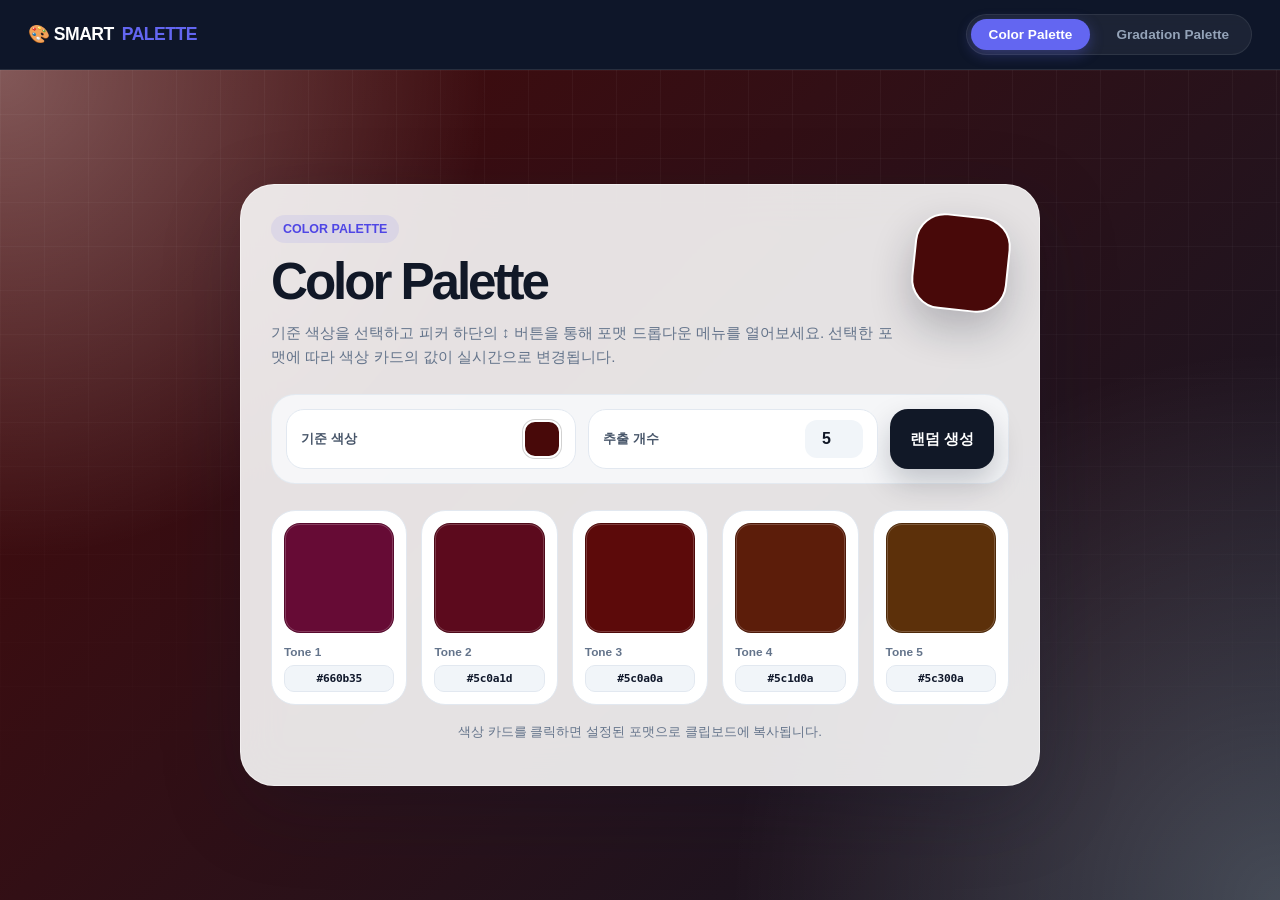
<file: index.html>
<!DOCTYPE html>
<html lang="ko">
<head>
    <meta charset="UTF-8" />
    <meta name="viewport" content="width=device-width, initial-scale=1.0" />
    <title>Smart Palette Hub</title>
    <link rel="stylesheet" href="css/main.css" />
</head>
<body>
    <header class="navbar">
        <div class="brand">🎨 SMART <span>PALETTE</span></div>
        <nav class="nav-links">
            <button type="button" class="nav-btn active" onclick="switchTab('color_palette.html', this)">
                Color Palette
            </button>
            <button type="button" class="nav-btn" onclick="switchTab('gradation_palette.html', this)">
                Gradation Palette
            </button>
        </nav>
    </header>

    <iframe id="mainFrame" class="content-frame" src="color_palette.html"></iframe>

    <script>
        function switchTab(page, element) {
            document.getElementById("mainFrame").src = page;
            document.querySelectorAll(".nav-btn").forEach(btn => btn.classList.remove("active"));
            element.classList.add("active");
        }
    </script>
</body>
</html>
</file>
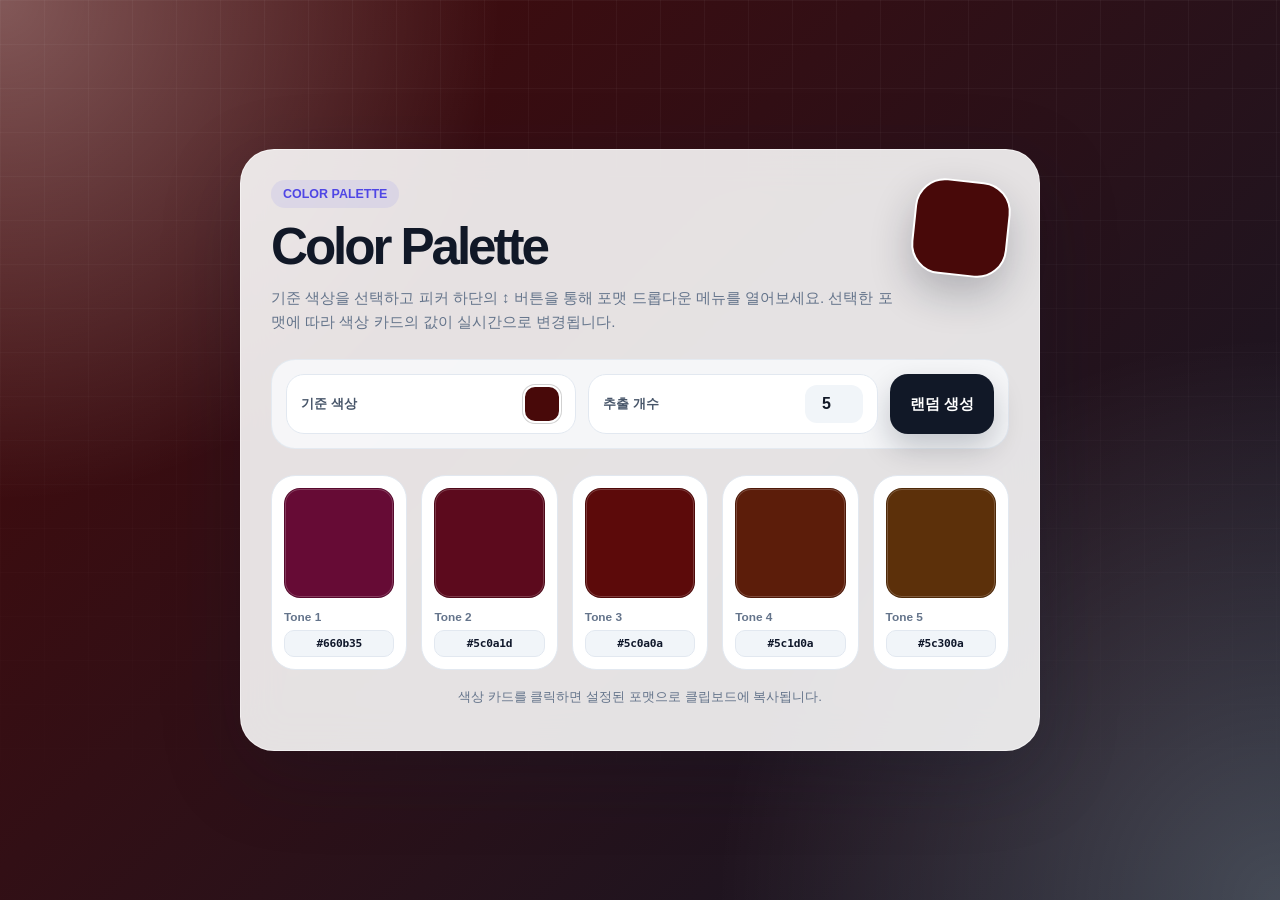
<file: color_palette.html>
<!DOCTYPE html>
<html lang="ko">
<head>
    <meta charset="UTF-8" />
    <meta name="viewport" content="width=device-width, initial-scale=1.0" />
    <title>Smart Color Palette Generator</title>
    <link rel="stylesheet" href="css/color_palette.css" />
</head>

<body>
    <main class="container">
        <section class="header">
            <div>
                <div class="eyebrow">COLOR PALETTE</div>
                <h1>Color Palette</h1>
                <p class="description">
                    기준 색상을 선택하고 피커 하단의 ↕ 버튼을 통해 포맷 드롭다운 메뉴를 열어보세요.
                    선택한 포맷에 따라 색상 카드의 값이 실시간으로 변경됩니다.
                </p>
            </div>

            <div class="preview-orb" id="previewOrb"></div>
        </section>

        <section class="controls">
            <div class="input-group">
                <label>기준 색상</label>
                <div class="color-picker-trigger" id="pickerTrigger"></div>
                
                <div class="dev-picker-popover" id="pickerPopover">
                    <div class="spectrum-box" id="spectrumBox">
                        <div class="spectrum-cursor" id="spectrumCursor"></div>
                    </div>
                    
                    <div class="sliders-row">
                        <div class="current-color-circle" id="currentColorCircle"></div>
                        <div class="sliders-column">
                            <input type="range" min="0" max="360" value="0" class="picker-slider hue-slider" id="hueSlider" />
                            <input type="range" min="0" max="1" step="0.01" value="1" class="picker-slider alpha-slider" id="alphaSlider" />
                        </div>
                    </div>

                    <div class="format-control-wrapper">
                        <div class="format-controller-box">
                            <input type="text" class="format-value-input" id="formatValueInput" />
                            <button type="button" class="format-switch-btn" id="formatSwitchBtn" title="포맷 선택 메뉴 열기">↕</button>
                        </div>
                        <div class="format-label-sub" id="formatLabelSub">HEX</div>

                        <div class="format-dropdown-menu" id="formatDropdownMenu">
                            <div class="format-option-item selected" data-format="HEX">HEX</div>
                            <div class="format-option-item" data-format="RGB">RGB</div>
                            <div class="format-option-item" data-format="HSL">HSL</div>
                            <div class="format-option-item" data-format="HWB">HWB</div>
                            <div class="format-option-item" data-format="LCH">LCH</div>
                            <div class="format-option-item" data-format="OKLCH">OKLCH</div>
                        </div>
                    </div>
                </div>
            </div>

            <div class="input-group">
                <label for="colorCount">추출 개수</label>
                <input type="number" id="colorCount" value="5" min="1" max="10" />
            </div>

            <button type="button" onclick="randomizeAndGenerate()">
                랜덤 생성
            </button>
        </section>

        <section class="palette" id="palette"></section>

        <p class="hint">색상 카드를 클릭하면 설정된 포맷으로 클립보드에 복사됩니다.</p>
    </main>

    <div id="toast">복사되었습니다 🎉</div>

    <script>
        let currentFormat = "HEX";

        let currentH = 0;
        let currentS = 77;
        let currentL = 16;
        let currentA = 1;

        const pickerTrigger = document.getElementById("pickerTrigger");
        const pickerPopover = document.getElementById("pickerPopover");
        const spectrumBox = document.getElementById("spectrumBox");
        const spectrumCursor = document.getElementById("spectrumCursor");
        const currentColorCircle = document.getElementById("currentColorCircle");
        const hueSlider = document.getElementById("hueSlider");
        const alphaSlider = document.getElementById("alphaSlider");
        const formatValueInput = document.getElementById("formatValueInput");
        const formatSwitchBtn = document.getElementById("formatSwitchBtn");
        const formatDropdownMenu = document.getElementById("formatDropdownMenu");
        const formatLabelSub = document.getElementById("formatLabelSub");
        const colorCountInput = document.getElementById("colorCount");
        const paletteContainer = document.getElementById("palette");
        const previewOrb = document.getElementById("previewOrb");

        pickerTrigger.addEventListener("click", (e) => {
            e.stopPropagation();
            pickerPopover.classList.toggle("active");
            formatDropdownMenu.classList.remove("active");
        });

        document.addEventListener("click", (e) => {
            if (!pickerPopover.contains(e.target) && e.target !== pickerTrigger) {
                pickerPopover.classList.remove("active");
                formatDropdownMenu.classList.remove("active");
            }
        });

        formatSwitchBtn.addEventListener("click", (e) => {
            e.stopPropagation();
            formatDropdownMenu.classList.toggle("active");
        });

        document.querySelectorAll(".format-option-item").forEach(item => {
            item.addEventListener("click", (e) => {
                e.stopPropagation();
                currentFormat = item.getAttribute("data-format");
                
                document.querySelectorAll(".format-option-item").forEach(opt => opt.classList.remove("selected"));
                item.classList.add("selected");

                formatDropdownMenu.classList.remove("active");
                generatePalette();
            });
        });

        let isDraggingSpectrum = false;

        function updateSpectrumFromMouse(e) {
            const rect = spectrumBox.getBoundingClientRect();
            let x = Math.max(0, Math.min(rect.width, e.clientX - rect.left));
            let y = Math.max(0, Math.min(rect.height, e.clientY - rect.top));

            let s = Math.round((x / rect.width) * 100);
            const v = 100 - (y / rect.height) * 100;

            const l = (2 - s / 100) * (v / 100) / 2;
            if (l !== 0) {
                if (l === 1) {
                    s = 0;
                } else if (l < 0.5) {
                    s = (s / 100 * v / 100) / (l * 2) * 100;
                } else {
                    s = (s / 100 * v / 100) / (2 - l * 2) * 100;
                }
            }
            currentS = Math.round(s);
            currentL = Math.round(l * 100);

            spectrumCursor.style.left = `${x}px`;
            spectrumCursor.style.top = `${y}px`;

            generatePalette();
        }

        spectrumBox.addEventListener("mousedown", (e) => {
            isDraggingSpectrum = true;
            updateSpectrumFromMouse(e);
        });

        window.addEventListener("mousemove", (e) => {
            if (isDraggingSpectrum) updateSpectrumFromMouse(e);
        });

        window.addEventListener("mouseup", () => {
            isDraggingSpectrum = false;
        });

        hueSlider.addEventListener("input", (e) => {
            currentH = parseFloat(e.target.value);
            spectrumBox.style.backgroundColor = `hsl(${currentH}, 100%, 50%)`;
            generatePalette();
        });

        alphaSlider.addEventListener("input", (e) => {
            currentA = parseFloat(e.target.value);
            generatePalette();
        });

        colorCountInput.addEventListener("input", generatePalette);

        function hslToRgb(h, s, l) {
            s /= 100;
            l /= 100;
            const c = (1 - Math.abs(2 * l - 1)) * s;
            const x = c * (1 - Math.abs((h / 60) % 2 - 1));
            const m = l - c / 2;
            let r = 0, g = 0, b = 0;

            if (0 <= h && h < 60) { r = c; g = x; b = 0; }
            else if (60 <= h && h < 120) { r = x; g = c; b = 0; }
            else if (120 <= h && h < 180) { r = 0; g = c; b = x; }
            else if (180 <= h && h < 240) { r = 0; g = x; b = c; }
            else if (240 <= h && h < 300) { r = x; g = 0; b = c; }
            else if (300 <= h && h < 360) { r = c; g = 0; b = x; }

            return {
                r: Math.round((r + m) * 255),
                g: Math.round((g + m) * 255),
                b: Math.round((b + m) * 255)
            };
        }

        function rgbToHex(r, g, b) {
            return "#" + [r, g, b].map(x => x.toString(16).padStart(2, "0")).join("");
        }

        function formatColorString(h, s, l, a, formatName) {
            const { r, g, b } = hslToRgb(h, s, l);

            switch (formatName) {
                case "RGB":
                    return a < 1 ? `rgba(${r}, ${g}, ${b}, ${a})` : `rgb(${r}, ${g}, ${b})`;
                case "HSL":
                    return a < 1 
                        ? `hsla(${Math.round(h)}, ${Math.round(s)}%, ${Math.round(l)}%, ${a})` 
                        : `hsl(${Math.round(h)}, ${Math.round(s)}%, ${Math.round(l)}%)`;
                case "HWB":
                    const w = Math.round((1 - s / 100) * (l / 100) * 100);
                    const bk = Math.round((1 - l / 100) * 100);
                    return `hwb(${Math.round(h)}deg ${w}% ${bk}%)`;
                case "LCH":
                    return `lch(${Math.round(l)}% ${Math.round(s * 0.8)} ${Math.round(h)})`;
                case "OKLCH":
                    return `oklch(${(l / 100).toFixed(2)} ${(s / 250).toFixed(2)} ${Math.round(h)})`;
                case "HEX":
                default:
                    return rgbToHex(r, g, b);
            }
        }

        function randomizeAndGenerate() {
            currentH = Math.floor(Math.random() * 360);
            currentS = Math.floor(Math.random() * 50) + 40;
            currentL = Math.floor(Math.random() * 50) + 30;
            currentA = 1;

            hueSlider.value = currentH;
            alphaSlider.value = currentA;
            spectrumBox.style.backgroundColor = `hsl(${currentH}, 100%, 50%)`;

            generatePalette();
        }

        function generatePalette() {
            const count = Math.min(Math.max(Number(colorCountInput.value || 1), 1), 10);

            paletteContainer.innerHTML = "";

            const baseRgb = hslToRgb(currentH, currentS, currentL);
            const baseCssColor = `rgba(${baseRgb.r}, ${baseRgb.g}, ${baseRgb.b}, ${currentA})`;

            formatValueInput.value = formatColorString(currentH, currentS, currentL, currentA, currentFormat);
            formatLabelSub.textContent = currentFormat;

            document.documentElement.style.setProperty("--bg-color", baseCssColor);
            previewOrb.style.background = baseCssColor;
            pickerTrigger.style.background = baseCssColor;
            currentColorCircle.style.background = baseCssColor;

            alphaSlider.style.background = `linear-gradient(to right, transparent, rgb(${baseRgb.r}, ${baseRgb.g}, ${baseRgb.b}))`;

            for (let i = 0; i < count; i++) {
                const center = (count - 1) / 2;
                const hueShift = (i - center) * 14;
                const lightShift = (center - i) * 3;

                const nextHue = (currentH + hueShift + 360) % 360;
                const nextSaturation = Math.min(Math.max(currentS + 4, 30), 95);
                const nextLightness = Math.min(Math.max(currentL + lightShift, 20), 85);

                const formattedString = formatColorString(nextHue, nextSaturation, nextLightness, currentA, currentFormat);
                const { r, g, b } = hslToRgb(nextHue, nextSaturation, nextLightness);
                const swatchBg = `rgba(${r}, ${g}, ${b}, ${currentA})`;

                const card = document.createElement("div");
                card.className = "color-card";

                card.innerHTML = `
                    <div class="swatch" style="background: ${swatchBg};"></div>
                    <div class="color-info">
                        <span class="tone-name">Tone ${i + 1}</span>
                        <span class="hex-label">${formattedString}</span>
                    </div>
                `;

                card.addEventListener("click", () => copyToClipboard(formattedString));
                paletteContainer.appendChild(card);
            }
        }

        function copyToClipboard(value) {
            navigator.clipboard.writeText(value).then(() => {
                const toast = document.getElementById("toast");
                toast.textContent = `${value} 복사되었습니다 🎉`;
                toast.classList.add("show");

                setTimeout(() => {
                    toast.classList.remove("show");
                }, 1800);
            });
        }

        spectrumBox.style.backgroundColor = `hsl(${currentH}, 100%, 50%)`;
        generatePalette();
    </script>
</body>
</html>
</file>
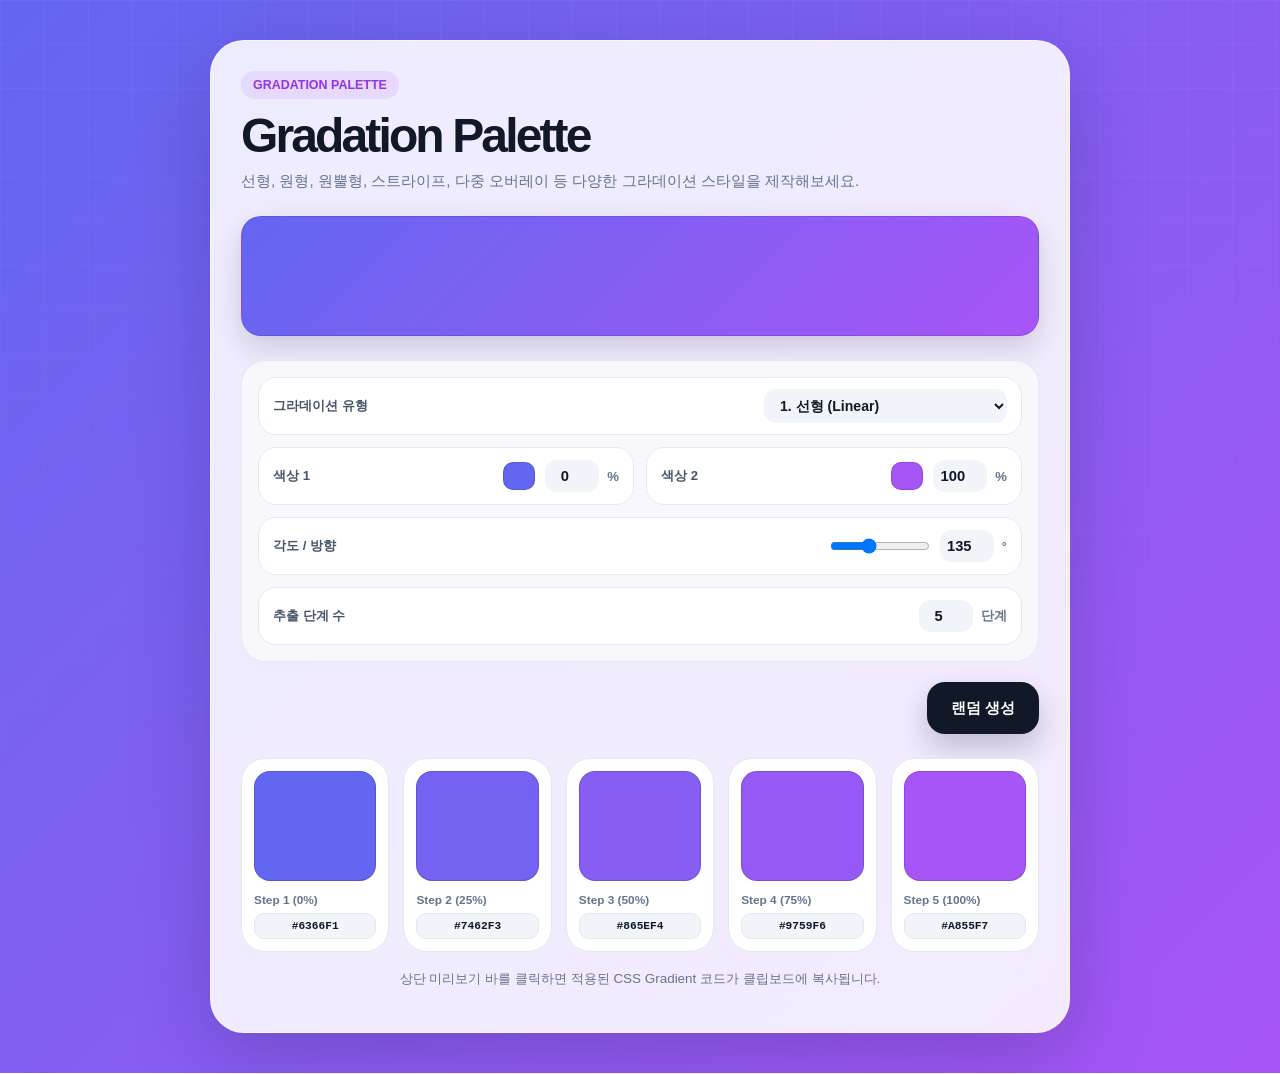
<file: gradation_palette.html>
<!DOCTYPE html>
<html lang="ko">
<head>
    <meta charset="UTF-8" />
    <meta name="viewport" content="width=device-width, initial-scale=1.0" />
    <title>Smart Gradation Palette Generator</title>
    <link rel="stylesheet" href="css/gradation_palette.css" />
</head>

<body>
    <main class="container">
        <section class="header">
            <div class="eyebrow">GRADATION PALETTE</div>
            <h1>Gradation Palette</h1>
            <p class="description">
                선형, 원형, 원뿔형, 스트라이프, 다중 오버레이 등 다양한 그라데이션 스타일을 제작해보세요.
            </p>
        </section>

        <!-- 전체 그라데이션 미리보기 바 -->
        <div class="main-gradient-preview" id="mainGradientPreview" title="CSS Gradient 코드 복사"></div>

        <section class="controls-grid">
            <!-- 그라데이션 모드 선택 -->
            <div class="input-group full-width">
                <label for="gradientType">그라데이션 유형</label>
                <select id="gradientType">
                    <option value="linear">1. 선형 (Linear)</option>
                    <option value="radial">2. 원형 (Radial)</option>
                    <option value="conic">3. 원뿔형 (Conic)</option>
                    <option value="repeating">4. 반복 스트라이프 (Repeating)</option>
                    <option value="overlay">5. 다중 오버레이 (Overlay)</option>
                </select>
            </div>

            <!-- 색상 1 / 색상 2 -->
            <div class="input-group">
                <label for="color1">색상 1</label>
                <div class="input-controls-inline">
                    <input type="color" id="color1" value="#6366f1" />
                    <input type="number" id="pos1" value="0" min="0" max="100" />
                    <span class="unit-label">%</span>
                </div>
            </div>

            <div class="input-group">
                <label for="color2">색상 2</label>
                <div class="input-controls-inline">
                    <input type="color" id="color2" value="#a855f7" />
                    <input type="number" id="pos2" value="100" min="0" max="100" />
                    <span class="unit-label">%</span>
                </div>
            </div>

            <!-- 동적 옵션: 선형 각도 설정 -->
            <div class="input-group full-width" id="linearOpt">
                <label for="angleInput">각도 / 방향</label>
                <div class="input-controls-inline">
                    <input type="range" id="angleSlider" min="0" max="360" value="135" />
                    <input type="number" id="angleInput" value="135" min="0" max="360" />
                    <span class="unit-label">°</span>
                </div>
            </div>

            <!-- 동적 옵션: 원형 옵션 (형태 / 위치) -->
            <div class="input-group full-width" id="radialOpt" style="display: none;">
                <label>원형 형태 및 위치</label>
                <div class="input-controls-inline">
                    <select id="radialShape">
                        <option value="circle">정원 (Circle)</option>
                        <option value="ellipse">타원 (Ellipse)</option>
                    </select>
                    <select id="radialPosition">
                        <option value="center">중앙 (Center)</option>
                        <option value="top left">좌측 상단 (Top Left)</option>
                        <option value="bottom right">우측 하단 (Bottom Right)</option>
                    </select>
                </div>
            </div>

            <!-- 동적 옵션: 원뿔 회전 각도 -->
            <div class="input-group full-width" id="conicOpt" style="display: none;">
                <label for="conicAngle">시작 각도</label>
                <div class="input-controls-inline">
                    <input type="range" id="conicSlider" min="0" max="360" value="45" />
                    <input type="number" id="conicAngle" value="45" min="0" max="360" />
                    <span class="unit-label">°</span>
                </div>
            </div>

            <!-- 동적 옵션: 스트라이프 폭 -->
            <div class="input-group full-width" id="repeatingOpt" style="display: none;">
                <label for="stripeWidth">줄무늬 너비</label>
                <div class="input-controls-inline">
                    <input type="number" id="stripeWidth" value="20" min="5" max="100" />
                    <span class="unit-label">px</span>
                </div>
            </div>

            <!-- 동적 옵션: 다중 오버레이 배경색 -->
            <div class="input-group full-width" id="overlayOpt" style="display: none;">
                <label for="overlayBg">바탕 베이스 색상</label>
                <div class="input-controls-inline">
                    <input type="color" id="overlayBg" value="#0f172a" />
                </div>
            </div>

            <!-- 팔레트 추출 개수 -->
            <div class="input-group full-width">
                <label for="stepCount">추출 단계 수</label>
                <div class="input-controls-inline">
                    <input type="number" id="stepCount" value="5" min="2" max="10" />
                    <span class="unit-label">단계</span>
                </div>
            </div>
        </section>

        <div class="action-row">
            <button type="button" class="btn-generate" onclick="randomizeGradation()">
                랜덤 생성
            </button>
        </div>

        <section class="palette" id="palette"></section>

        <p class="hint">상단 미리보기 바를 클릭하면 적용된 CSS Gradient 코드가 클립보드에 복사됩니다.</p>
    </main>

    <div id="toast">복사되었습니다 🎉</div>

    <script>
        const gradientTypeSelect = document.getElementById("gradientType");
        const color1Input = document.getElementById("color1");
        const pos1Input = document.getElementById("pos1");
        const color2Input = document.getElementById("color2");
        const pos2Input = document.getElementById("pos2");

        const linearOpt = document.getElementById("linearOpt");
        const angleSlider = document.getElementById("angleSlider");
        const angleInput = document.getElementById("angleInput");

        const radialOpt = document.getElementById("radialOpt");
        const radialShape = document.getElementById("radialShape");
        const radialPosition = document.getElementById("radialPosition");

        const conicOpt = document.getElementById("conicOpt");
        const conicSlider = document.getElementById("conicSlider");
        const conicAngle = document.getElementById("conicAngle");

        const repeatingOpt = document.getElementById("repeatingOpt");
        const stripeWidthInput = document.getElementById("stripeWidth");

        const overlayOpt = document.getElementById("overlayOpt");
        const overlayBgInput = document.getElementById("overlayBg");

        const stepCountInput = document.getElementById("stepCount");
        const paletteContainer = document.getElementById("palette");
        const mainGradientPreview = document.getElementById("mainGradientPreview");

        angleSlider.addEventListener("input", (e) => { angleInput.value = e.target.value; generateGradation(); });
        angleInput.addEventListener("input", (e) => { angleSlider.value = e.target.value; generateGradation(); });
        conicSlider.addEventListener("input", (e) => { conicAngle.value = e.target.value; generateGradation(); });
        conicAngle.addEventListener("input", (e) => { conicSlider.value = e.target.value; generateGradation(); });

        gradientTypeSelect.addEventListener("change", () => {
            const type = gradientTypeSelect.value;
            linearOpt.style.display = type === "linear" || type === "repeating" ? "flex" : "none";
            radialOpt.style.display = type === "radial" ? "flex" : "none";
            conicOpt.style.display = type === "conic" ? "flex" : "none";
            repeatingOpt.style.display = type === "repeating" ? "flex" : "none";
            overlayOpt.style.display = type === "overlay" ? "flex" : "none";
            generateGradation();
        });

        [color1Input, pos1Input, color2Input, pos2Input, radialShape, radialPosition, stripeWidthInput, overlayBgInput, stepCountInput].forEach(elem => {
            elem.addEventListener("input", generateGradation);
        });

        function hexToRgb(hex) {
            const cleanHex = hex.replace("#", "");
            return {
                r: parseInt(cleanHex.substring(0, 2), 16),
                g: parseInt(cleanHex.substring(2, 4), 16),
                b: parseInt(cleanHex.substring(4, 6), 16)
            };
        }

        function rgbToHex(r, g, b) {
            return "#" + [r, g, b].map(x => Math.round(x).toString(16).padStart(2, "0")).join("").toUpperCase();
        }

        function hexToRgbaStr(hex, alpha) {
            const { r, g, b } = hexToRgb(hex);
            return `rgba(${r}, ${g}, ${b}, ${alpha})`;
        }

        function interpolateColor(color1, color2, factor) {
            const rgb1 = hexToRgb(color1);
            const rgb2 = hexToRgb(color2);

            const r = rgb1.r + factor * (rgb2.r - rgb1.r);
            const g = rgb1.g + factor * (rgb2.g - rgb1.g);
            const b = rgb1.b + factor * (rgb2.b - rgb1.b);

            return rgbToHex(r, g, b);
        }

        function randomizeGradation() {
            color1Input.value = "#" + Math.floor(Math.random() * 0xffffff).toString(16).padStart(6, "0");
            color2Input.value = "#" + Math.floor(Math.random() * 0xffffff).toString(16).padStart(6, "0");
            generateGradation();
        }

        function generateGradation() {
            const type = gradientTypeSelect.value;
            const c1 = color1Input.value;
            const p1 = Math.min(Math.max(Number(pos1Input.value || 0), 0), 100);
            const c2 = color2Input.value;
            const p2 = Math.min(Math.max(Number(pos2Input.value || 100), 0), 100);
            const steps = Math.min(Math.max(Number(stepCountInput.value || 2), 2), 10);

            let cssGradient = "";

            switch (type) {
                case "radial":
                    cssGradient = `radial-gradient(${radialShape.value} at ${radialPosition.value}, ${c1} ${p1}%, ${c2} ${p2}%)`;
                    break;
                case "conic":
                    cssGradient = `conic-gradient(from ${conicAngle.value}deg, ${c1} ${p1}%, ${c2} ${p2}%)`;
                    break;
                case "repeating":
                    const width = Number(stripeWidthInput.value || 20);
                    cssGradient = `repeating-linear-gradient(${angleInput.value}deg, ${c1}, ${c1} ${width}px, ${c2} ${width}px, ${c2} ${width * 2}px)`;
                    break;
                case "overlay":
                    const bg = overlayBgInput.value;
                    const rgba1 = hexToRgbaStr(c1, 0.4);
                    const rgba2 = hexToRgbaStr(c2, 0.4);
                    cssGradient = `radial-gradient(circle at 20% 20%, ${rgba1} 0%, transparent 40%), radial-gradient(circle at 80% 80%, ${rgba2} 0%, transparent 40%), ${bg}`;
                    break;
                case "linear":
                default:
                    cssGradient = `linear-gradient(${angleInput.value}deg, ${c1} ${p1}%, ${c2} ${p2}%)`;
                    break;
            }

            document.documentElement.style.setProperty("--gradient-bg", cssGradient);

            paletteContainer.innerHTML = "";

            for (let i = 0; i < steps; i++) {
                const factor = i / (steps - 1);
                const hex = interpolateColor(c1, c2, factor);
                const currentPosPercentage = Math.round(p1 + factor * (p2 - p1));

                const card = document.createElement("div");
                card.className = "color-card";

                card.innerHTML = `
                    <div class="swatch" style="background: ${hex};"></div>
                    <div class="color-info">
                        <span class="tone-name">Step ${i + 1} (${currentPosPercentage}%)</span>
                        <span class="hex-label">${hex}</span>
                    </div>
                `;

                card.addEventListener("click", () => copyToClipboard(hex));
                paletteContainer.appendChild(card);
            }

            mainGradientPreview.onclick = () => copyToClipboard(`background: ${cssGradient};`);
        }

        function copyToClipboard(value) {
            navigator.clipboard.writeText(value).then(() => {
                const toast = document.getElementById("toast");
                toast.textContent = `${value} 복사되었습니다 🎉`;
                toast.classList.add("show");

                setTimeout(() => {
                    toast.classList.remove("show");
                }, 1800);
            });
        }

        generateGradation();
    </script>
</body>
</html>
</file>
<file: css/main.css>
:root {
    --primary: #6366f1;
    --bg-dark: #0f172a;
}

* {
    box-sizing: border-box;
}

body {
    margin: 0;
    padding: 0;
    font-family: Pretendard, -apple-system, BlinkMacSystemFont, "Segoe UI", sans-serif;
    background-color: var(--bg-dark);
    color: #ffffff;
    height: 100vh;
    display: flex;
    flex-direction: column;
    overflow: hidden;
}

.navbar {
    display: flex;
    align-items: center;
    justify-content: space-between;
    padding: 14px 28px;
    background: rgba(15, 23, 42, 0.85);
    backdrop-filter: blur(12px);
    border-bottom: 1px solid rgba(255, 255, 255, 0.1);
    z-index: 100;
}

.brand {
    font-size: 1.1rem;
    font-weight: 900;
    letter-spacing: -0.03em;
    color: #ffffff;
    display: flex;
    align-items: center;
    gap: 8px;
}

.brand span {
    color: var(--primary);
}

.nav-links {
    display: flex;
    gap: 8px;
    background: rgba(255, 255, 255, 0.06);
    padding: 4px;
    border-radius: 999px;
    border: 1px solid rgba(255, 255, 255, 0.08);
}

.nav-btn {
    padding: 8px 18px;
    border-radius: 999px;
    border: 0;
    background: transparent;
    color: #94a3b8;
    font-size: 0.85rem;
    font-weight: 800;
    cursor: pointer;
    transition: all 0.25s ease;
    text-decoration: none;
}

.nav-btn.active {
    background: var(--primary);
    color: #ffffff;
    box-shadow: 0 4px 14px rgba(99, 102, 241, 0.35);
}

.content-frame {
    flex: 1;
    width: 100%;
    height: calc(100vh - 65px);
    border: 0;
}
</file>
<file: css/color_palette.css>
:root {
    --bg-color: #450a0a;
    --text-color: #ffffff;
    --card-bg: rgba(255, 255, 255, 0.88);
    --card-border: rgba(255, 255, 255, 0.5);
    --shadow: 0 24px 80px rgba(15, 23, 42, 0.22);
}

* {
    box-sizing: border-box;
}

body {
    min-height: 100vh;
    margin: 0;
    font-family: Pretendard, -apple-system, BlinkMacSystemFont, "Segoe UI", sans-serif;
    color: var(--text-color);
    background:
        radial-gradient(circle at top left, rgba(255, 255, 255, 0.32), transparent 32%),
        radial-gradient(circle at bottom right, rgba(255, 255, 255, 0.22), transparent 36%),
        linear-gradient(135deg, var(--bg-color), #111827);
    transition: background 0.45s ease, color 0.3s ease;
    display: flex;
    align-items: center;
    justify-content: center;
    padding: 40px 18px;
    overflow-x: hidden;
}

body::before {
    content: "";
    position: fixed;
    inset: 0;
    background-image:
        linear-gradient(rgba(255,255,255,0.06) 1px, transparent 1px),
        linear-gradient(90deg, rgba(255,255,255,0.06) 1px, transparent 1px);
    background-size: 44px 44px;
    mask-image: linear-gradient(to bottom, rgba(0,0,0,0.65), transparent);
    pointer-events: none;
}

.container {
    position: relative;
    width: min(100%, 800px);
    padding: 30px;
    border-radius: 34px;
    background: var(--card-bg);
    border: 1px solid var(--card-border);
    box-shadow: var(--shadow);
    backdrop-filter: blur(22px);
    color: #111827;
}

.header {
    display: flex;
    justify-content: space-between;
    gap: 20px;
    align-items: flex-start;
    margin-bottom: 26px;
}

.eyebrow {
    display: inline-flex;
    align-items: center;
    gap: 8px;
    padding: 7px 12px;
    border-radius: 999px;
    background: rgba(99, 102, 241, 0.1);
    color: #4f46e5;
    font-size: 0.78rem;
    font-weight: 800;
    margin-bottom: 12px;
}

h1 {
    margin: 0;
    font-size: clamp(2rem, 5vw, 3.2rem);
    line-height: 1.05;
    letter-spacing: -0.06em;
}

.description {
    margin: 12px 0 0;
    color: #64748b;
    font-size: 0.95rem;
    line-height: 1.55;
}

.preview-orb {
    flex: 0 0 auto;
    width: 96px;
    height: 96px;
    border-radius: 30px;
    background: var(--bg-color);
    box-shadow: 0 18px 40px rgba(15, 23, 42, 0.24);
    border: 2px solid #ffffff;
    transform: rotate(6deg);
    transition: background 0.35s ease, transform 0.25s ease;
}

.preview-orb:hover {
    transform: rotate(0deg) scale(1.04);
}

.controls {
    display: grid;
    grid-template-columns: 1fr 1fr auto;
    gap: 12px;
    margin-bottom: 26px;
    padding: 14px;
    border-radius: 24px;
    background: rgba(248, 250, 252, 0.86);
    border: 1px solid rgba(226, 232, 240, 0.9);
}

.input-group {
    display: flex;
    align-items: center;
    justify-content: space-between;
    gap: 12px;
    min-height: 58px;
    padding: 10px 14px;
    border-radius: 18px;
    background: #ffffff;
    border: 1px solid #e2e8f0;
    position: relative;
}

.input-group label {
    font-size: 0.84rem;
    font-weight: 800;
    color: #475569;
    white-space: nowrap;
}

.color-picker-trigger {
    width: 38px;
    height: 38px;
    border-radius: 12px;
    border: 2px solid #ffffff;
    box-shadow: 0 0 0 1px rgba(0, 0, 0, 0.18);
    cursor: pointer;
    background: var(--bg-color);
}

.dev-picker-popover {
    position: absolute;
    top: 68px;
    left: 0;
    z-index: 50;
    width: 270px;
    padding: 12px;
    background: #242424;
    border-radius: 16px;
    box-shadow: 0 20px 45px rgba(0, 0, 0, 0.4);
    border: 1px solid #383838;
    display: none;
    flex-direction: column;
    gap: 12px;
    color: #d1d5db;
}

.dev-picker-popover.active {
    display: flex;
}

.spectrum-box {
    position: relative;
    width: 100%;
    height: 140px;
    border-radius: 8px;
    background: linear-gradient(to top, #000, transparent),
                linear-gradient(to right, #fff, rgba(255,0,0,0));
    background-color: #ff0000;
    cursor: crosshair;
    overflow: hidden;
}

.spectrum-cursor {
    position: absolute;
    width: 14px;
    height: 14px;
    border: 2px solid #ffffff;
    border-radius: 50%;
    box-shadow: 0 0 3px rgba(0,0,0,0.8);
    transform: translate(-50%, -50%);
    pointer-events: none;
}

.sliders-row {
    display: flex;
    align-items: center;
    gap: 10px;
}

.current-color-circle {
    width: 28px;
    height: 28px;
    border-radius: 50%;
    border: 1px solid rgba(255, 255, 255, 0.2);
    flex-shrink: 0;
    background: var(--bg-color);
}

.sliders-column {
    display: flex;
    flex-direction: column;
    gap: 8px;
    flex: 1;
}

.picker-slider {
    -webkit-appearance: none;
    width: 100%;
    height: 8px;
    border-radius: 4px;
    outline: none;
}

.hue-slider {
    background: linear-gradient(to right, #ff0000 0%, #ffff00 17%, #00ff00 33%, #00ffff 50%, #0000ff 67%, #ff00ff 83%, #ff0000 100%);
}

.alpha-slider {
    background: linear-gradient(to right, transparent, #ff0000);
}

.picker-slider::-webkit-slider-thumb {
    -webkit-appearance: none;
    width: 14px;
    height: 14px;
    border-radius: 50%;
    background: #ffffff;
    box-shadow: 0 1px 3px rgba(0,0,0,0.5);
    cursor: pointer;
}

.format-control-wrapper {
    position: relative;
}

.format-controller-box {
    display: flex;
    align-items: center;
    gap: 6px;
    background: #1a1a1a;
    border: 1px solid #3d3d3d;
    border-radius: 8px;
    padding: 4px 8px;
}

.format-value-input {
    width: 100%;
    background: transparent;
    border: 0;
    outline: 0;
    color: #ffffff;
    font-size: 0.82rem;
    font-family: ui-monospace, SFMono-Regular, Menlo, Monaco, Consolas, monospace;
    text-align: center;
}

.format-switch-btn {
    background: transparent;
    border: 0;
    color: #9ca3af;
    cursor: pointer;
    padding: 2px 4px;
    min-height: auto;
    box-shadow: none;
    font-size: 0.9rem;
    display: flex;
    align-items: center;
    justify-content: center;
    border-radius: 4px;
}

.format-switch-btn:hover {
    background: rgba(255,255,255,0.15);
    color: #ffffff;
    transform: none;
    box-shadow: none;
}

.format-label-sub {
    text-align: center;
    font-size: 0.68rem;
    color: #6b7280;
    font-weight: 800;
    margin-top: 4px;
    letter-spacing: 0.05em;
}

.format-dropdown-menu {
    position: absolute;
    top: 100%;
    right: 0;
    margin-top: 6px;
    width: 180px;
    background: #1e1e1e;
    border: 1px solid #3d3d3d;
    border-radius: 10px;
    box-shadow: 0 10px 25px rgba(0, 0, 0, 0.5);
    display: none;
    flex-direction: column;
    padding: 6px 0;
    z-index: 60;
}

.format-dropdown-menu.active {
    display: flex;
}

.format-option-item {
    padding: 8px 12px;
    font-size: 0.78rem;
    font-family: ui-monospace, SFMono-Regular, Menlo, Monaco, Consolas, monospace;
    color: #d1d5db;
    cursor: pointer;
    display: flex;
    justify-content: space-between;
    align-items: center;
    transition: background 0.15s ease;
}

.format-option-item:hover {
    background: #2d2d2d;
    color: #ffffff;
}

.format-option-item.selected {
    color: #3b82f6;
    font-weight: bold;
}

input[type="number"] {
    width: 58px;
    border: 0;
    outline: 0;
    background: #f1f5f9;
    border-radius: 12px;
    padding: 10px 6px;
    text-align: center;
    font-size: 1rem;
    font-weight: 900;
    color: #111827;
}

button {
    min-height: 58px;
    padding: 0 20px;
    border: 0;
    border-radius: 18px;
    background: #111827;
    color: #ffffff;
    font-size: 0.92rem;
    font-weight: 850;
    cursor: pointer;
    box-shadow: 0 14px 30px rgba(15, 23, 42, 0.22);
    transition: transform 0.2s ease, box-shadow 0.2s ease, background 0.2s ease;
    white-space: nowrap;
}

button:hover {
    transform: translateY(-2px);
    background: #020617;
    box-shadow: 0 18px 38px rgba(15, 23, 42, 0.28);
}

.palette {
    display: grid;
    grid-template-columns: repeat(auto-fit, minmax(130px, 1fr));
    gap: 14px;
}

.color-card {
    position: relative;
    overflow: hidden;
    padding: 12px;
    border-radius: 24px;
    background: #ffffff;
    border: 1px solid #e2e8f0;
    cursor: pointer;
    transition: transform 0.22s ease, box-shadow 0.22s ease, border-color 0.22s ease;
}

.color-card:hover {
    transform: translateY(-6px);
    box-shadow: 0 18px 36px rgba(15, 23, 42, 0.12);
    border-color: #6366f1;
}

.swatch {
    height: 110px;
    border-radius: 16px;
    margin-bottom: 12px;
    border: 1px solid rgba(0, 0, 0, 0.15);
    box-shadow: inset 0 0 0 1px rgba(255, 255, 255, 0.2);
}

.color-info {
    display: flex;
    flex-direction: column;
    gap: 6px;
}

.tone-name {
    font-size: 0.74rem;
    font-weight: 900;
    color: #64748b;
}

.hex-label {
    padding: 6px 8px;
    border-radius: 10px;
    background: #f1f5f9;
    color: #0f172a;
    font-size: 0.7rem;
    font-weight: 800;
    font-family: ui-monospace, SFMono-Regular, Menlo, Monaco, Consolas, monospace;
    letter-spacing: -0.02em;
    word-break: break-all;
    text-align: center;
    border: 1px solid #e2e8f0;
}

.hint {
    margin-top: 18px;
    color: #64748b;
    font-size: 0.84rem;
    text-align: center;
}

#toast {
    position: fixed;
    left: 50%;
    bottom: 34px;
    transform: translateX(-50%) translateY(16px);
    min-width: 210px;
    padding: 14px 18px;
    border-radius: 999px;
    background: rgba(15, 23, 42, 0.92);
    color: #ffffff;
    text-align: center;
    font-size: 0.9rem;
    font-weight: 800;
    box-shadow: 0 20px 50px rgba(0,0,0,0.28);
    opacity: 0;
    visibility: hidden;
    transition: opacity 0.25s ease, transform 0.25s ease, visibility 0.25s ease;
    backdrop-filter: blur(12px);
    z-index: 100;
}

#toast.show {
    opacity: 1;
    visibility: visible;
    transform: translateX(-50%) translateY(0);
}

@media (max-width: 720px) {
    .controls {
        grid-template-columns: 1fr;
    }
    .header {
        flex-direction: column;
    }
    .preview-orb {
        width: 100%;
        height: 80px;
        transform: none;
    }
}
</file>
<file: css/gradation_palette.css>
:root {
    --gradient-bg: linear-gradient(135deg, #6366f1 0%, #a855f7 100%);
    --card-bg: rgba(255, 255, 255, 0.88);
    --card-border: rgba(255, 255, 255, 0.5);
    --shadow: 0 24px 80px rgba(15, 23, 42, 0.22);
}

* {
    box-sizing: border-box;
}

body {
    min-height: 100vh;
    margin: 0;
    font-family: Pretendard, -apple-system, BlinkMacSystemFont, "Segoe UI", sans-serif;
    color: #ffffff;
    background: var(--gradient-bg);
    transition: background 0.45s ease;
    display: flex;
    align-items: center;
    justify-content: center;
    padding: 40px 18px;
    overflow-x: hidden;
}

body::before {
    content: "";
    position: fixed;
    inset: 0;
    background-image:
        linear-gradient(rgba(255,255,255,0.06) 1px, transparent 1px),
        linear-gradient(90deg, rgba(255,255,255,0.06) 1px, transparent 1px);
    background-size: 44px 44px;
    mask-image: linear-gradient(to bottom, rgba(0,0,0,0.65), transparent);
    pointer-events: none;
}

.container {
    position: relative;
    width: min(100%, 860px);
    padding: 30px;
    border-radius: 34px;
    background: var(--card-bg);
    border: 1px solid var(--card-border);
    box-shadow: var(--shadow);
    backdrop-filter: blur(22px);
    color: #111827;
}

.header {
    margin-bottom: 24px;
}

.eyebrow {
    display: inline-flex;
    align-items: center;
    padding: 7px 12px;
    border-radius: 999px;
    background: rgba(168, 85, 247, 0.12);
    color: #9333ea;
    font-size: 0.78rem;
    font-weight: 800;
    margin-bottom: 12px;
}

h1 {
    margin: 0;
    font-size: clamp(2rem, 5vw, 3rem);
    line-height: 1.05;
    letter-spacing: -0.06em;
}

.description {
    margin: 10px 0 0;
    color: #64748b;
    font-size: 0.95rem;
}

.main-gradient-preview {
    width: 100%;
    height: 120px;
    border-radius: 20px;
    background: var(--gradient-bg);
    margin-bottom: 24px;
    border: 1px solid rgba(0, 0, 0, 0.12);
    box-shadow: 0 12px 30px rgba(0, 0, 0, 0.15);
    cursor: pointer;
    transition: transform 0.2s ease;
}

.main-gradient-preview:hover {
    transform: scale(1.01);
}

.controls-grid {
    display: grid;
    grid-template-columns: repeat(2, 1fr);
    gap: 12px;
    margin-bottom: 20px;
    padding: 16px;
    border-radius: 24px;
    background: rgba(248, 250, 252, 0.86);
    border: 1px solid rgba(226, 232, 240, 0.9);
}

.input-group {
    display: flex;
    align-items: center;
    justify-content: space-between;
    gap: 8px;
    min-height: 58px;
    padding: 10px 14px;
    border-radius: 18px;
    background: #ffffff;
    border: 1px solid #e2e8f0;
}

.input-group.full-width {
    grid-column: 1 / -1;
}

.input-group label {
    font-size: 0.82rem;
    font-weight: 800;
    color: #475569;
    white-space: nowrap;
}

.input-controls-inline {
    display: flex;
    align-items: center;
    gap: 8px;
}

select {
    border: 0;
    outline: 0;
    background: #f1f5f9;
    border-radius: 12px;
    padding: 8px 12px;
    font-size: 0.88rem;
    font-weight: 800;
    color: #111827;
    cursor: pointer;
}

.unit-label {
    font-size: 0.82rem;
    font-weight: 800;
    color: #64748b;
}

input[type="color"] {
    width: 36px;
    height: 36px;
    border: 0;
    padding: 0;
    cursor: pointer;
    background: transparent;
}

input[type="color"]::-webkit-color-swatch {
    border: 0;
    border-radius: 10px;
    box-shadow: inset 0 0 0 1px rgba(0, 0, 0, 0.15);
}

input[type="number"] {
    width: 54px;
    border: 0;
    outline: 0;
    background: #f1f5f9;
    border-radius: 12px;
    padding: 8px 4px;
    text-align: center;
    font-size: 0.92rem;
    font-weight: 900;
    color: #111827;
}

input[type="range"] {
    width: 100px;
    cursor: pointer;
}

.action-row {
    display: flex;
    justify-content: flex-end;
    margin-bottom: 24px;
}

.btn-generate {
    min-height: 52px;
    padding: 0 24px;
    border: 0;
    border-radius: 18px;
    background: #111827;
    color: #ffffff;
    font-size: 0.92rem;
    font-weight: 850;
    cursor: pointer;
    box-shadow: 0 14px 30px rgba(15, 23, 42, 0.22);
    transition: transform 0.2s ease, background 0.2s ease;
}

.btn-generate:hover {
    transform: translateY(-2px);
    background: #020617;
}

.palette {
    display: grid;
    grid-template-columns: repeat(auto-fit, minmax(130px, 1fr));
    gap: 14px;
}

.color-card {
    padding: 12px;
    border-radius: 24px;
    background: #ffffff;
    border: 1px solid #e2e8f0;
    cursor: pointer;
    transition: transform 0.22s ease, box-shadow 0.22s ease;
}

.color-card:hover {
    transform: translateY(-6px);
    box-shadow: 0 18px 36px rgba(15, 23, 42, 0.12);
    border-color: #a855f7;
}

.swatch {
    height: 110px;
    border-radius: 16px;
    margin-bottom: 12px;
    border: 1px solid rgba(0, 0, 0, 0.15);
}

.color-info {
    display: flex;
    flex-direction: column;
    gap: 6px;
}

.tone-name {
    font-size: 0.74rem;
    font-weight: 900;
    color: #64748b;
}

.hex-label {
    padding: 6px 8px;
    border-radius: 10px;
    background: #f1f5f9;
    color: #0f172a;
    font-size: 0.7rem;
    font-weight: 800;
    font-family: ui-monospace, SFMono-Regular, Menlo, Monaco, Consolas, monospace;
    text-align: center;
    border: 1px solid #e2e8f0;
}

.hint {
    margin-top: 18px;
    color: #64748b;
    font-size: 0.84rem;
    text-align: center;
}

#toast {
    position: fixed;
    left: 50%;
    bottom: 34px;
    transform: translateX(-50%) translateY(16px);
    min-width: 230px;
    padding: 14px 18px;
    border-radius: 999px;
    background: rgba(15, 23, 42, 0.92);
    color: #ffffff;
    text-align: center;
    font-size: 0.9rem;
    font-weight: 800;
    box-shadow: 0 20px 50px rgba(0,0,0,0.28);
    opacity: 0;
    visibility: hidden;
    transition: all 0.25s ease;
    backdrop-filter: blur(12px);
    z-index: 100;
}

#toast.show {
    opacity: 1;
    visibility: visible;
    transform: translateX(-50%) translateY(0);
}

@media (max-width: 768px) {
    .controls-grid {
        grid-template-columns: 1fr;
    }
}
</file>
